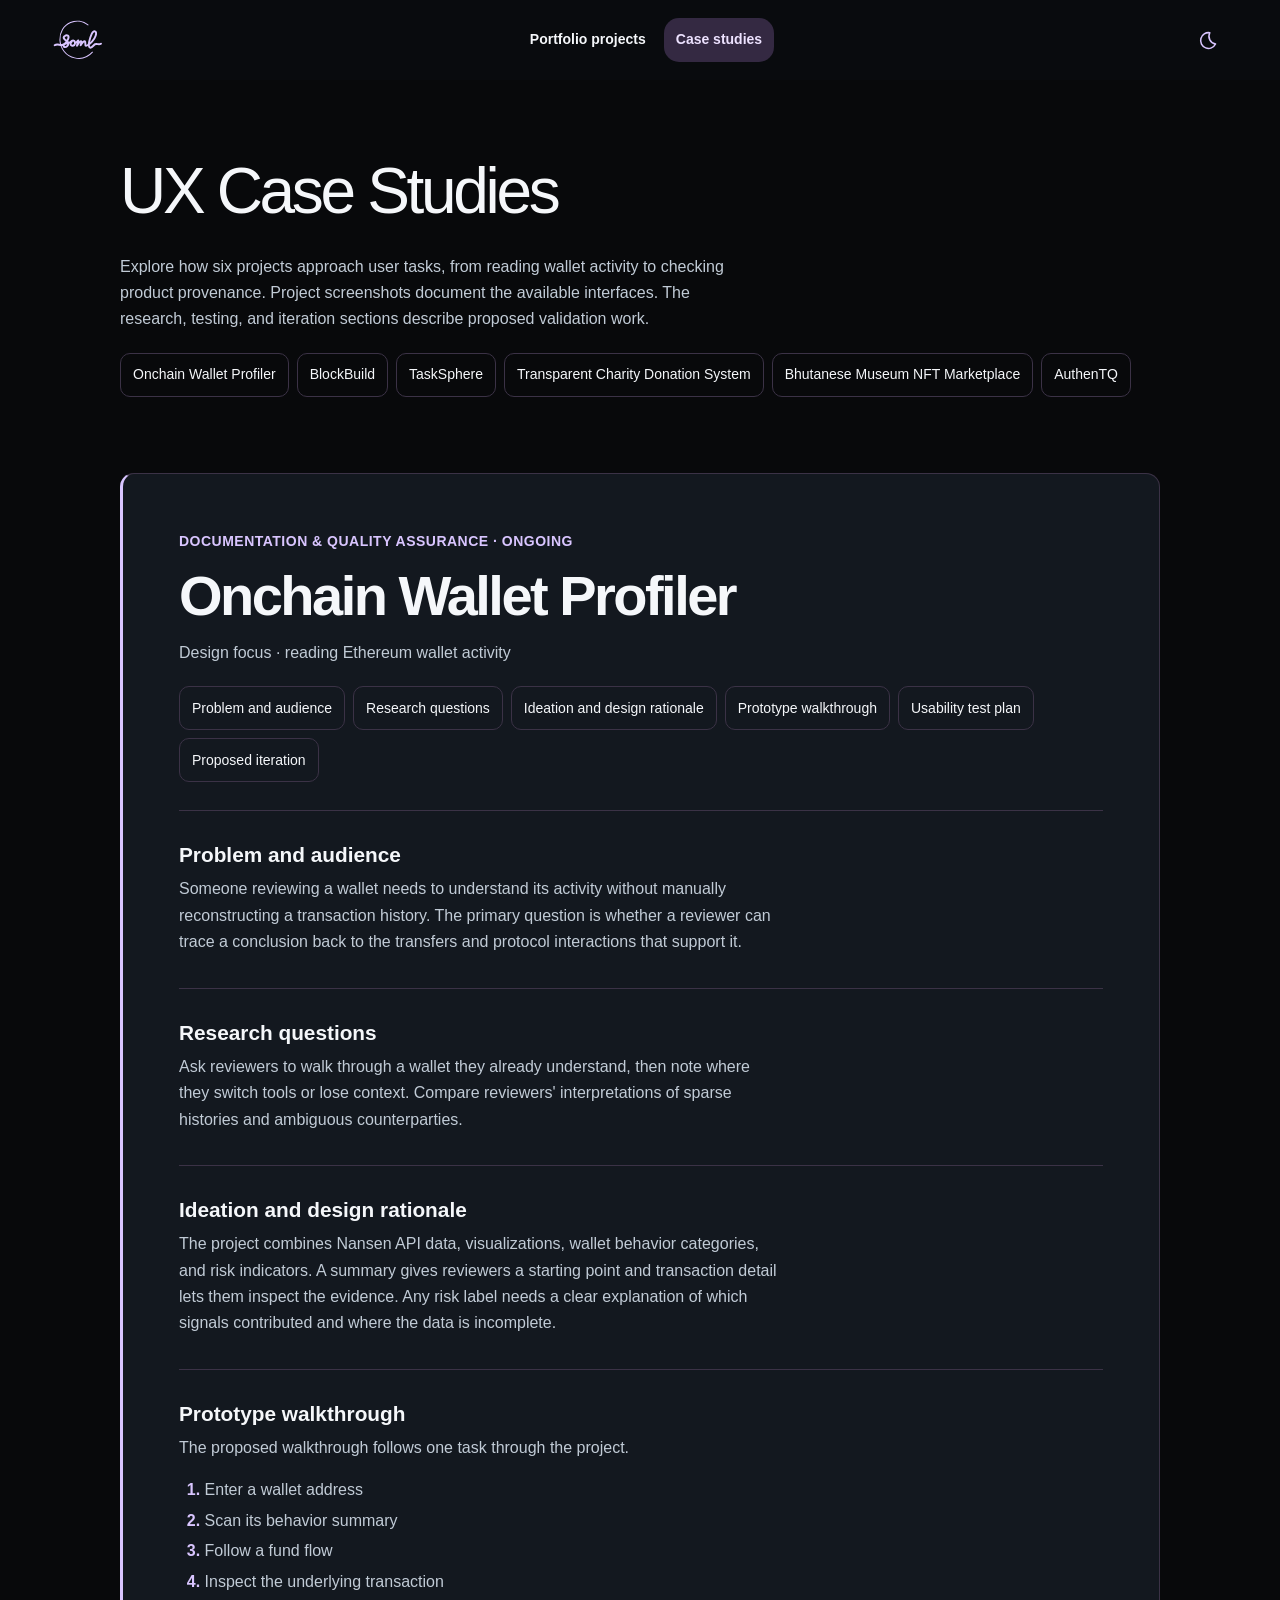
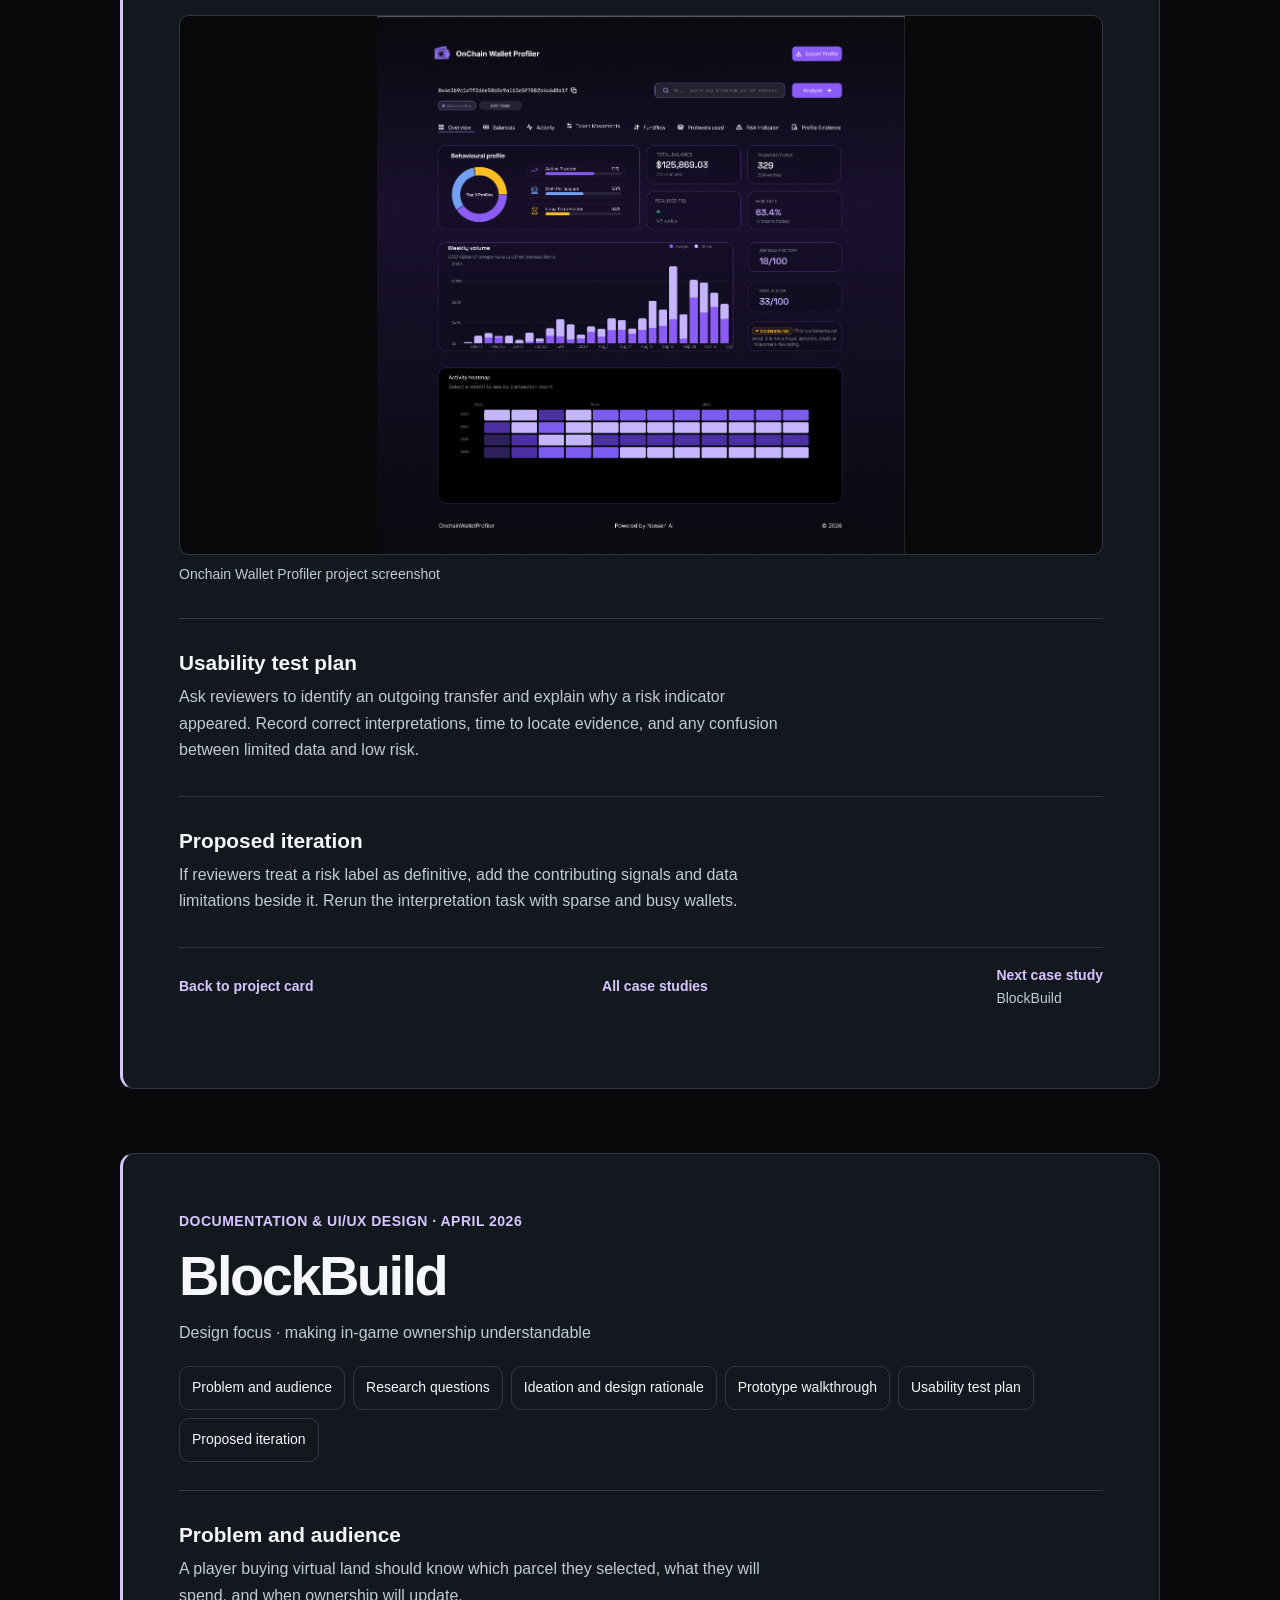
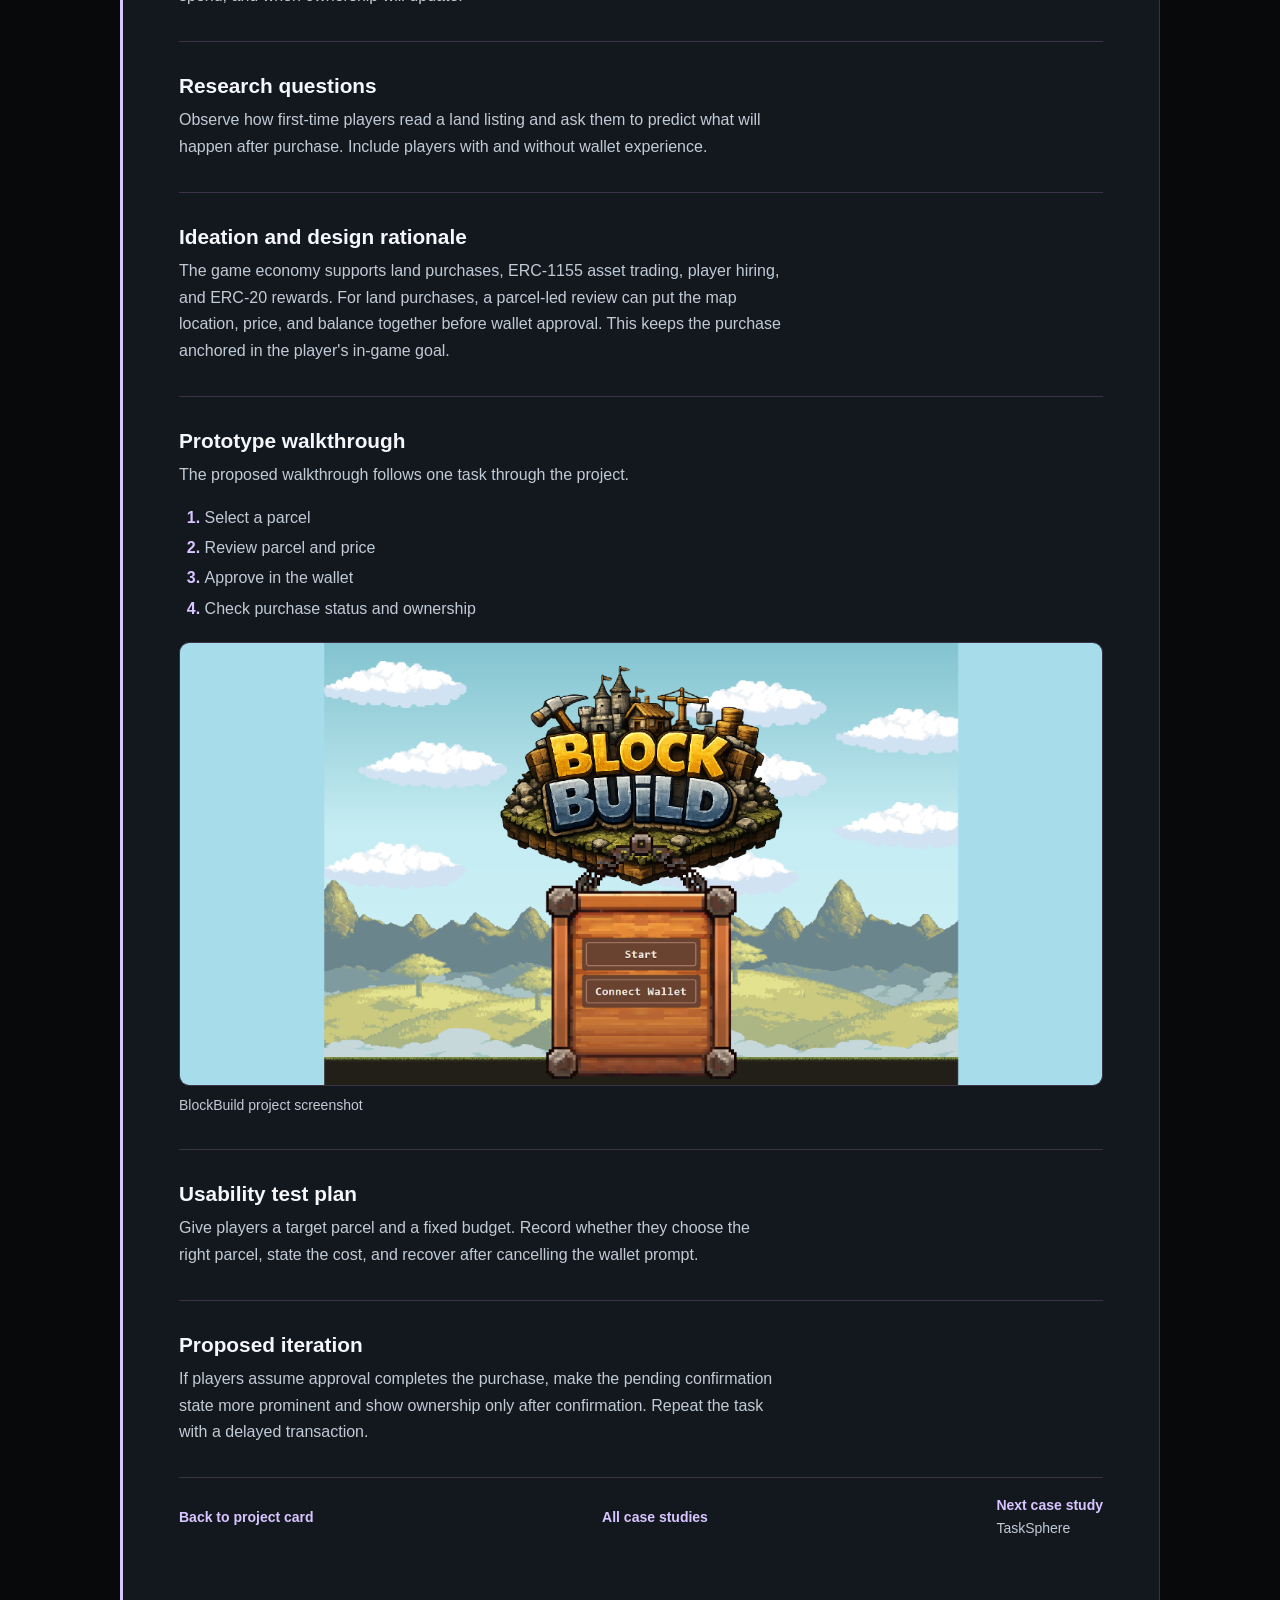
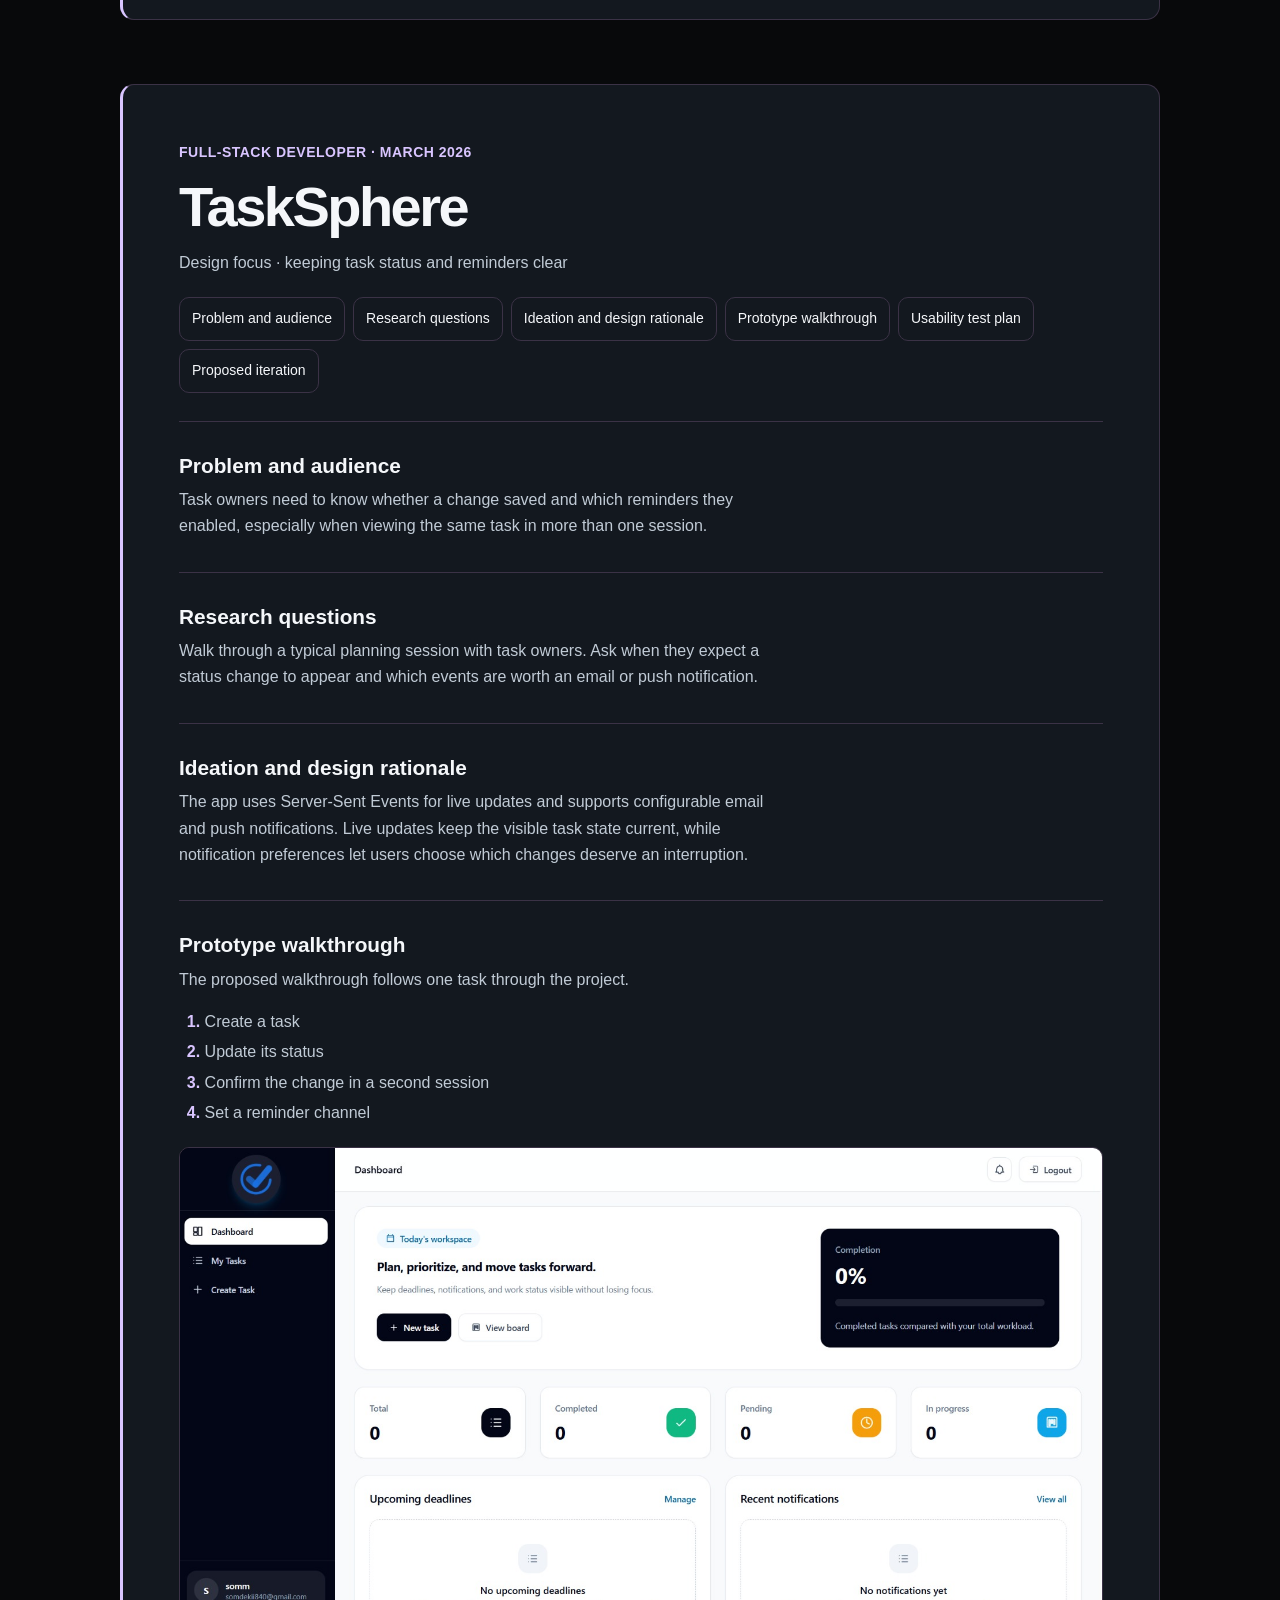
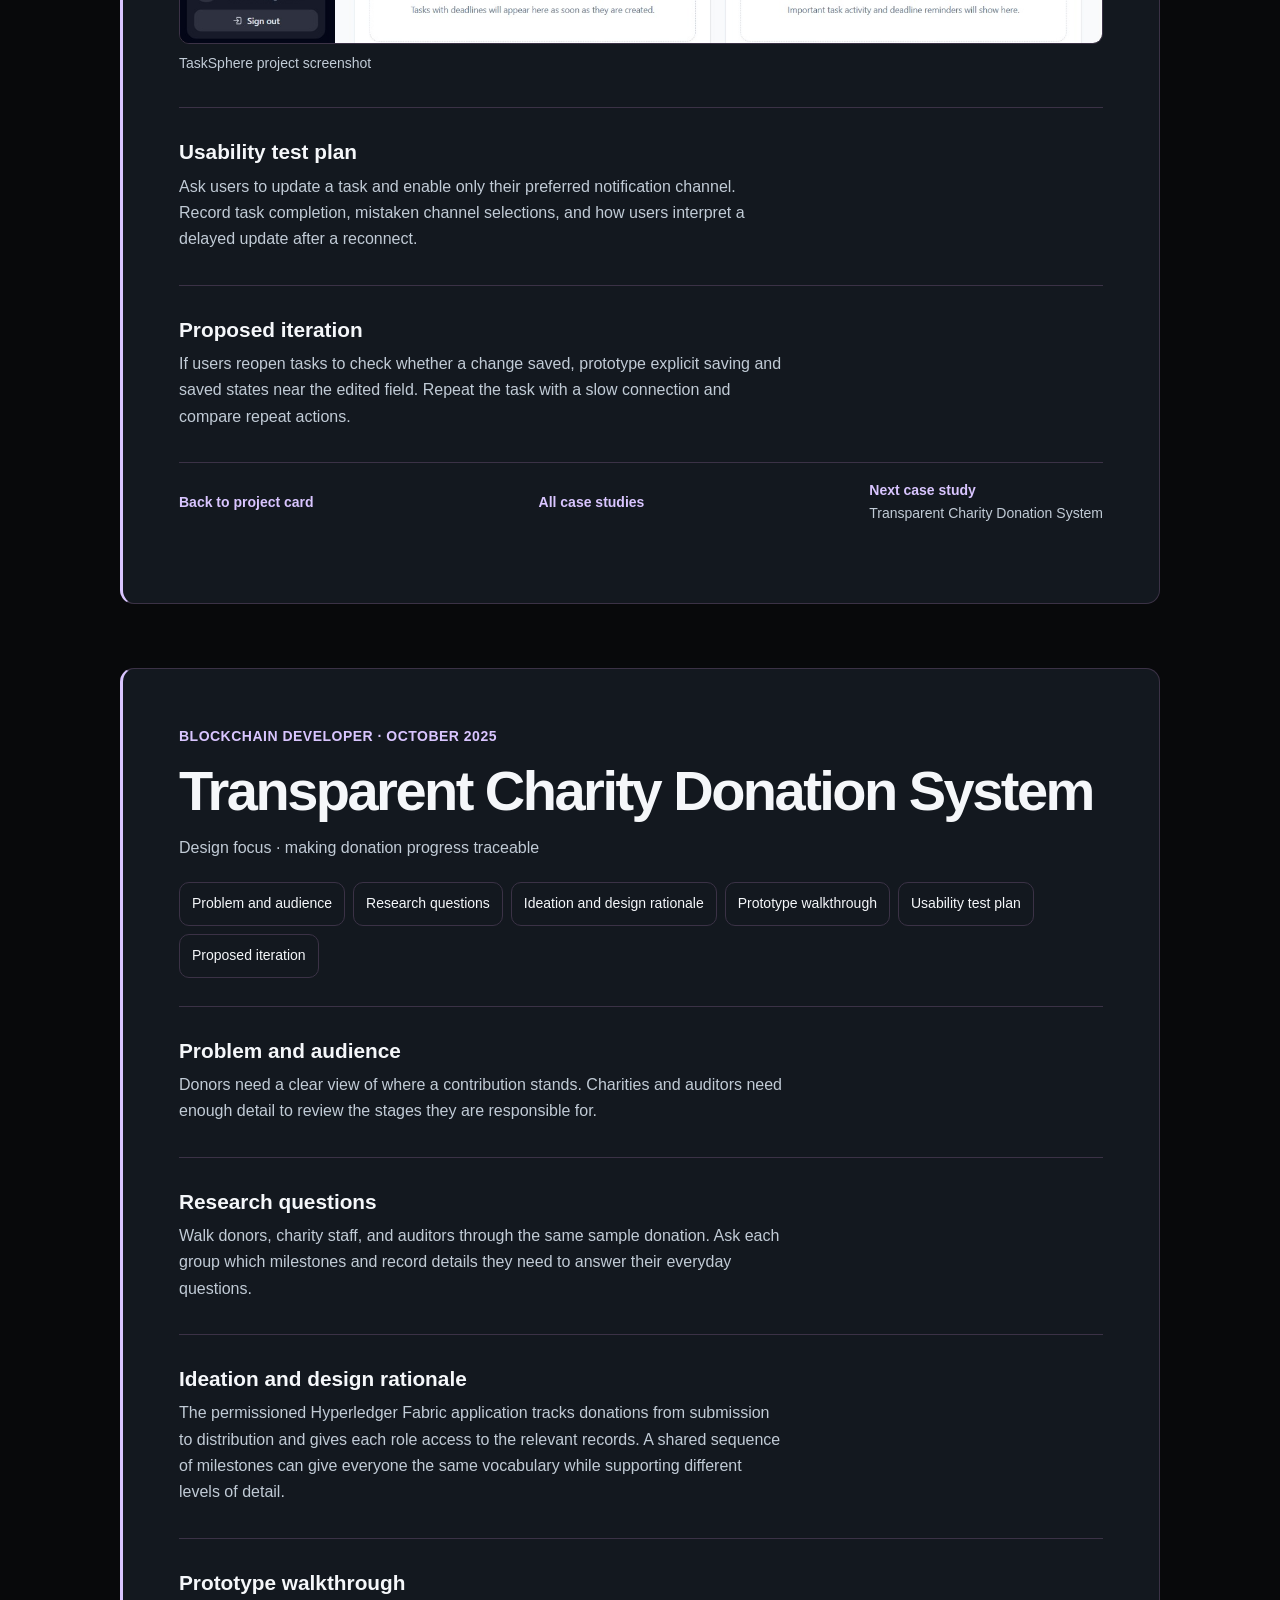
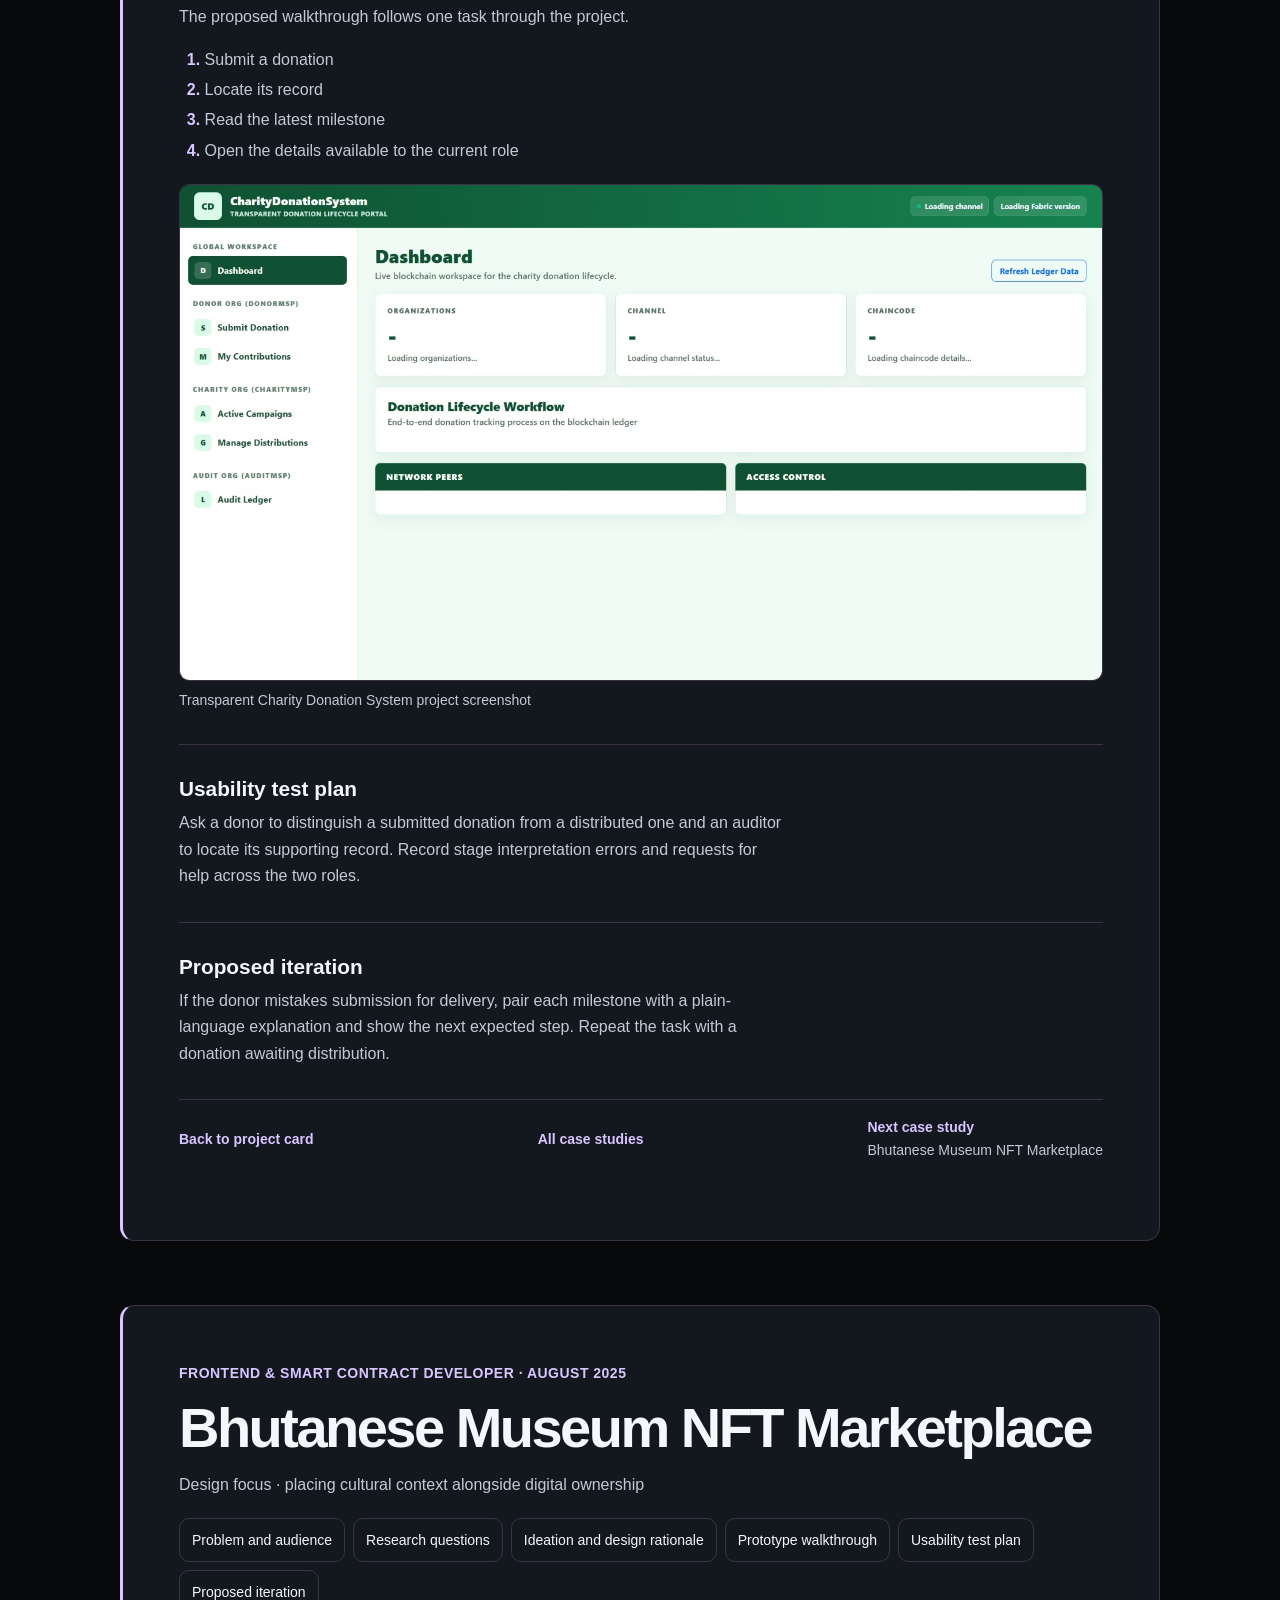
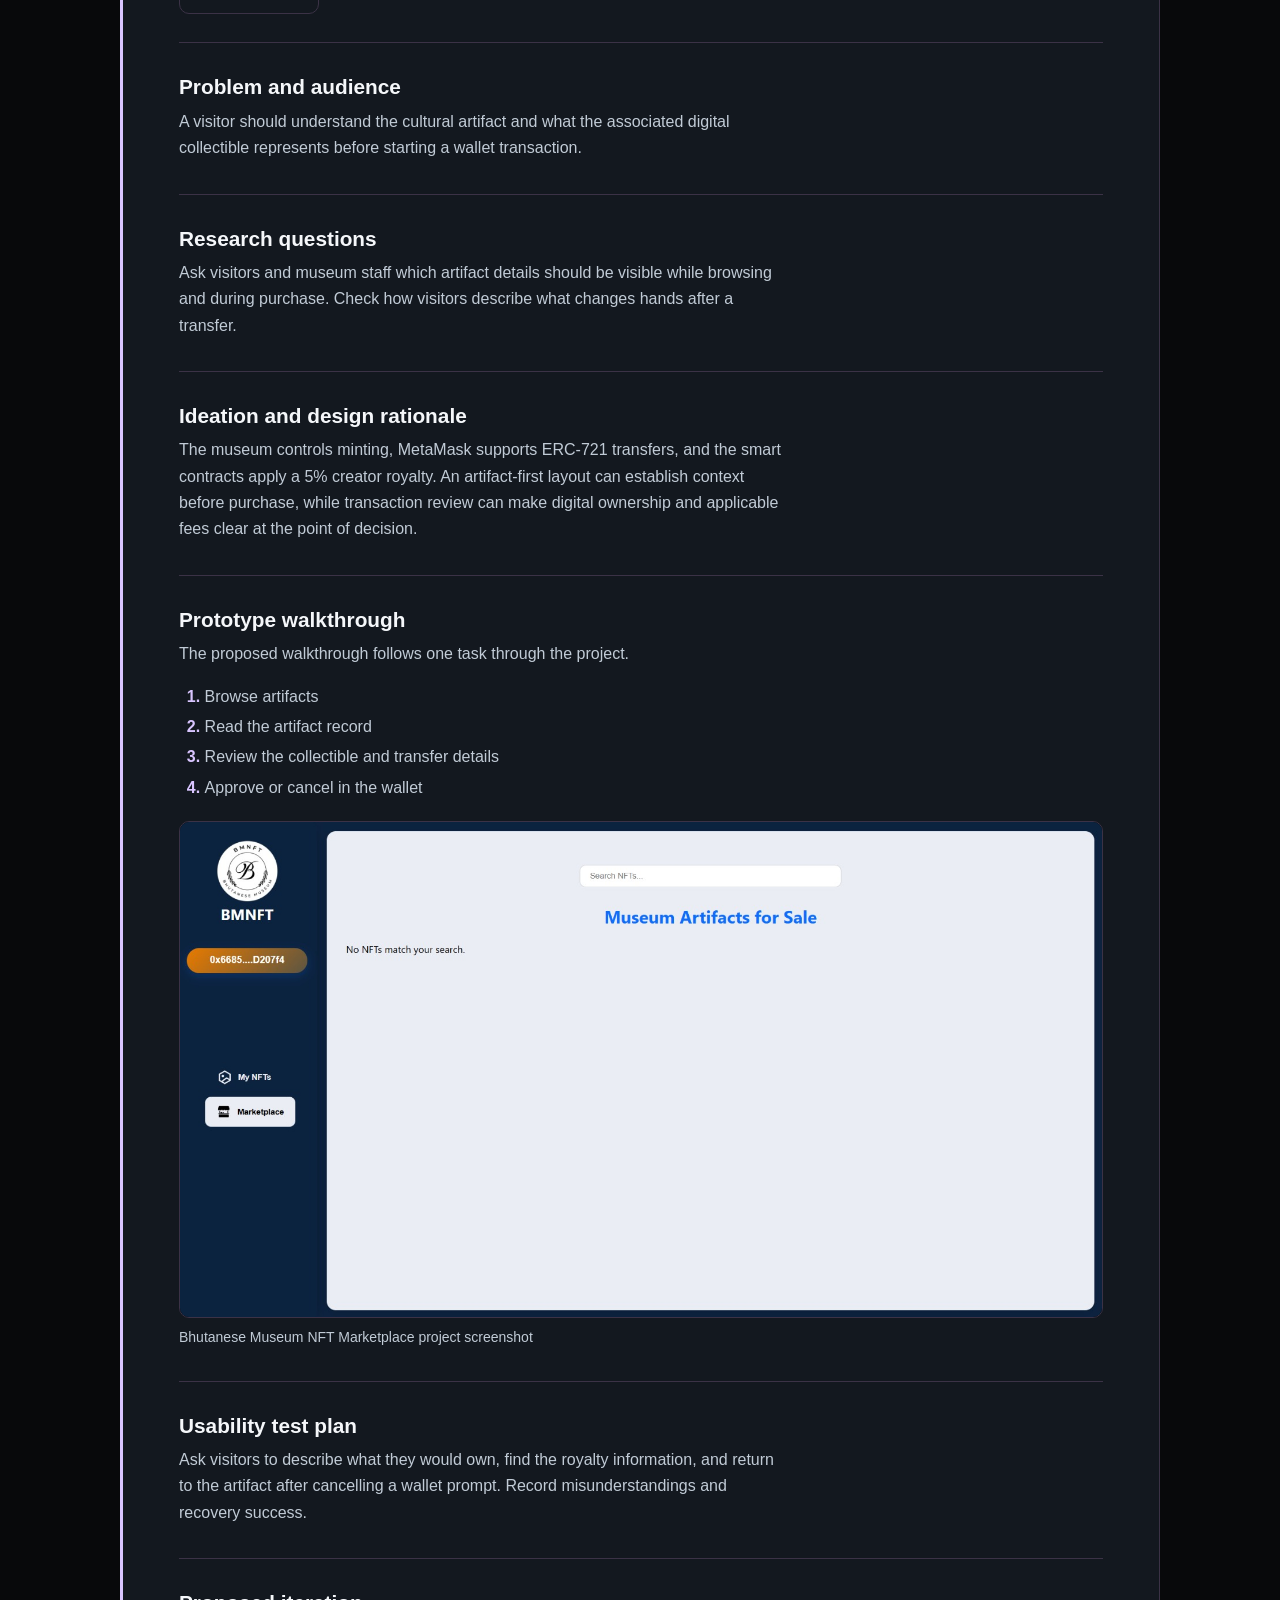
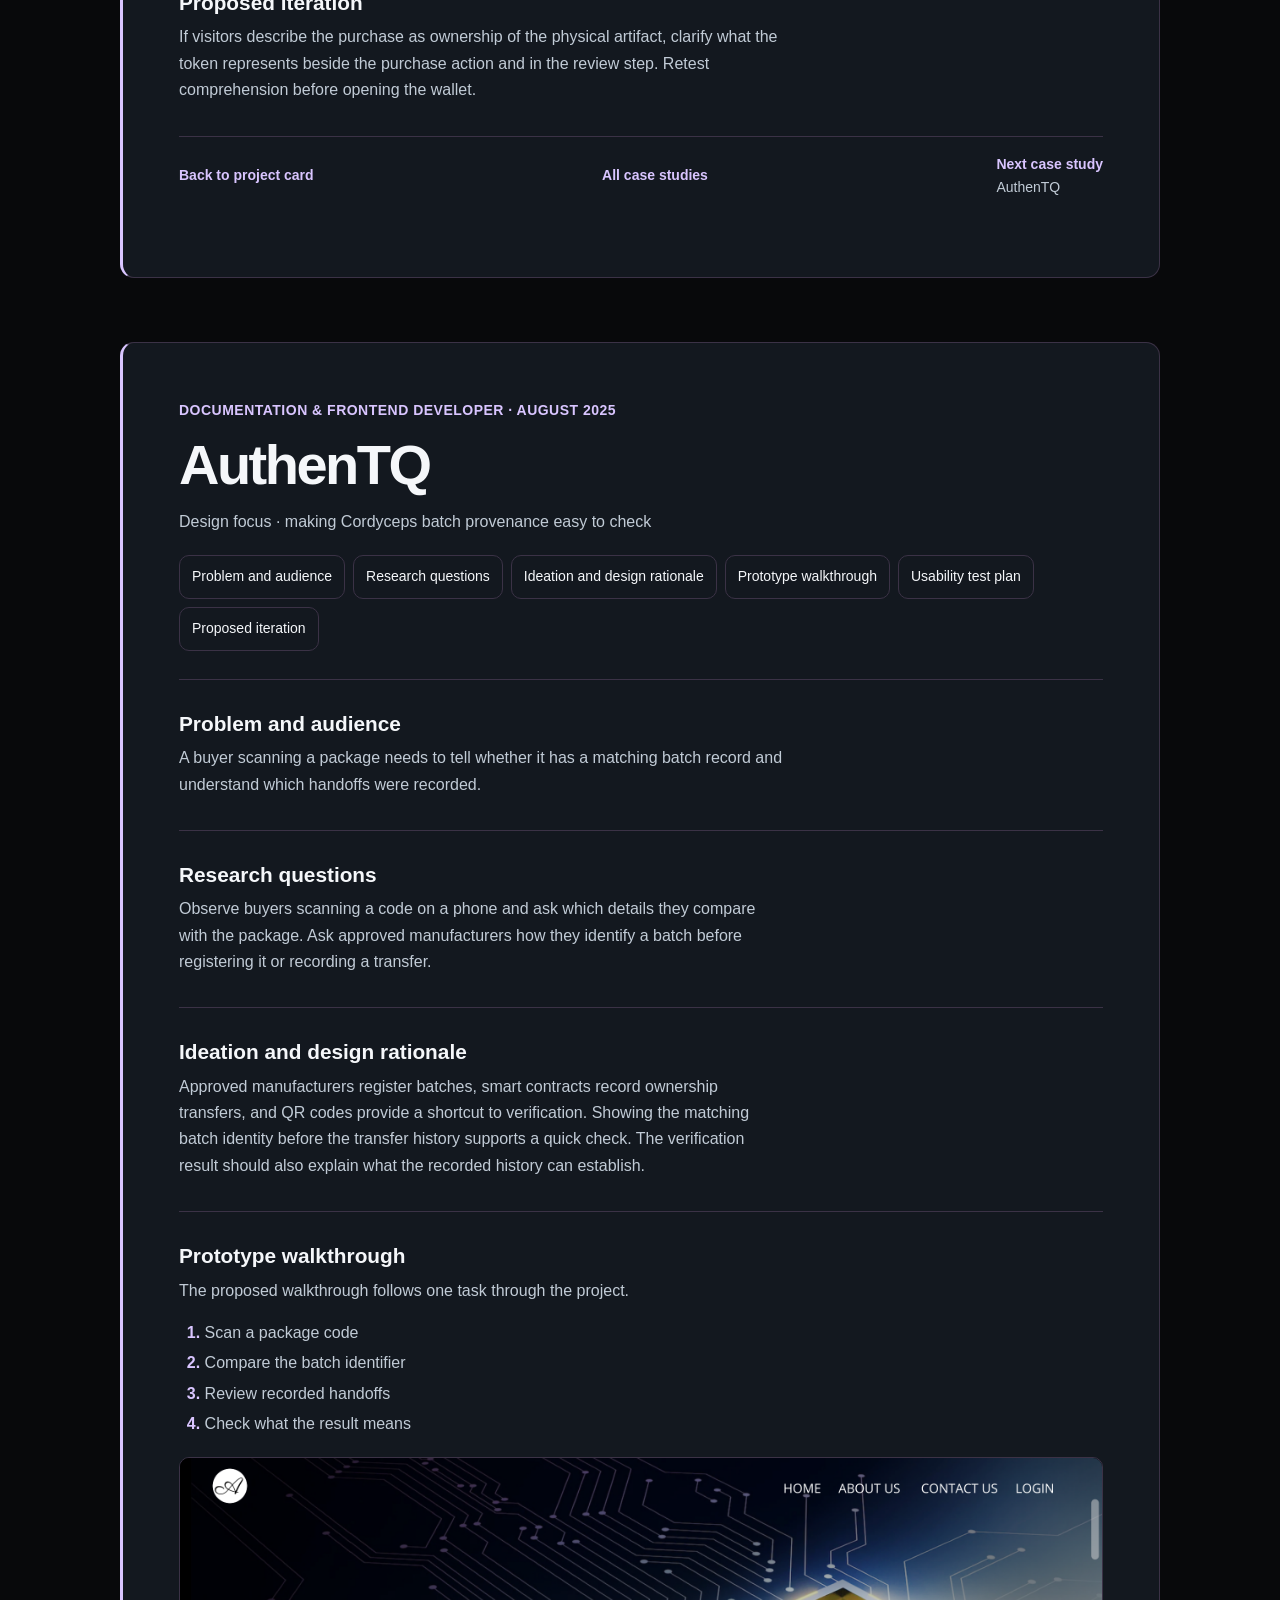
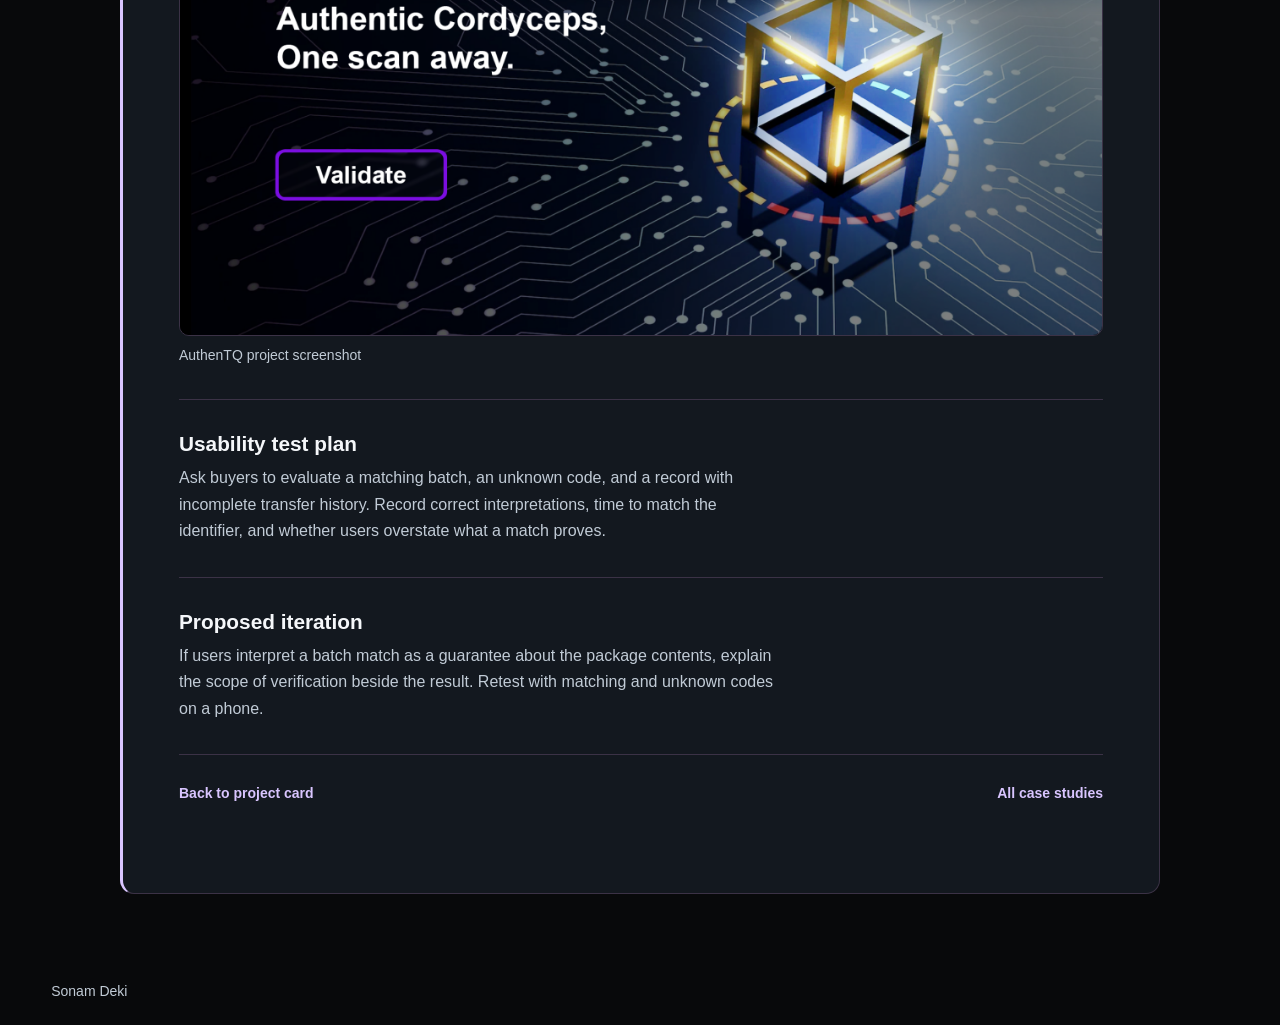
<file: case-studies.html>
<!doctype html>
<html lang="en">
<head>
<meta charset="utf-8">
<meta name="viewport" content="width=device-width,initial-scale=1">
<meta name="theme-color" content="#08090b">
<meta name="description" content="Six UX case studies from Sonam Deki's portfolio, with design rationale, project screenshots, and usability test plans.">
<title>UX Case Studies | Sonam Deki</title>
<script>
try {
  if (localStorage.getItem('portfolio-theme') === 'light') {
    document.documentElement.dataset.theme = 'light';
    document.querySelector('meta[name="theme-color"]').content = '#faf7ff';
  }
} catch {}
</script>
<link rel="stylesheet" href="styles.css">
<script src="app.js" defer></script>
</head>
<body>
<a class="skip" href="#main">Skip to content</a>
<header class="site-header">
  <div class="header-inner wrap">
    <a class="wordmark" href="index.html#home" aria-label="Sonam Deki home"><span class="brand-monogram" aria-hidden="true"></span></a>
    <button class="menu-toggle" type="button" aria-expanded="false" aria-controls="main-navigation">Menu <span aria-hidden="true">&#9776;</span></button>
    <nav id="main-navigation" aria-label="Main navigation">
      <a href="index.html#work">Portfolio projects</a>
      <a href="#case-index" aria-current="location">Case studies</a>
    </nav>
    <button class="theme-toggle" type="button" aria-label="Light mode" aria-pressed="false" title="Switch to light mode" hidden><svg class="theme-icon" width="21" height="21" viewBox="0 0 24 24" fill="none" stroke="currentColor" stroke-width="1.75" stroke-linecap="round" stroke-linejoin="round" aria-hidden="true" focusable="false"><path d="M20.9 13.35A9 9 0 0 1 10.65 3.1 9 9 0 1 0 20.9 13.35Z"/></svg></button>
  </div>
</header>
<main id="main" class="case-library wrap">
  <header id="case-index" class="case-intro">
    <h1 class="section-title">UX Case Studies</h1>
    <p>Explore how six projects approach user tasks, from reading wallet activity to checking product provenance. Project screenshots document the available interfaces. The research, testing, and iteration sections describe proposed validation work.</p>
    <nav aria-label="Choose a case study">
      <ul class="case-links">
        <li><a href="#wallet-profiler">Onchain Wallet Profiler</a></li>
        <li><a href="#blockbuild">BlockBuild</a></li>
        <li><a href="#tasksphere">TaskSphere</a></li>
        <li><a href="#charity-donation">Transparent Charity Donation System</a></li>
        <li><a href="#museum-marketplace">Bhutanese Museum NFT Marketplace</a></li>
        <li><a href="#authentq">AuthenTQ</a></li>
      </ul>
    </nav>
  </header>
  <article class="case-study" aria-labelledby="wallet-profiler">
    <header class="case-heading">
      <p class="project-role">Documentation &amp; Quality Assurance · Ongoing</p>
      <h2 id="wallet-profiler">Onchain Wallet Profiler</h2>
      <p>Design focus · reading Ethereum wallet activity</p>
    </header>
    <nav aria-label="Onchain Wallet Profiler sections">
      <ul class="case-links">
        <li><a href="#wallet-profiler-problem">Problem and audience</a></li>
        <li><a href="#wallet-profiler-research">Research questions</a></li>
        <li><a href="#wallet-profiler-rationale">Ideation and design rationale</a></li>
        <li><a href="#wallet-profiler-prototype">Prototype walkthrough</a></li>
        <li><a href="#wallet-profiler-testing">Usability test plan</a></li>
        <li><a href="#wallet-profiler-iteration">Proposed iteration</a></li>
      </ul>
    </nav>
    <div class="case-body">
      <section aria-labelledby="wallet-profiler-problem">
        <h3 id="wallet-profiler-problem">Problem and audience</h3>
        <p>Someone reviewing a wallet needs to understand its activity without manually reconstructing a transaction history. The primary question is whether a reviewer can trace a conclusion back to the transfers and protocol interactions that support it.</p>
      </section>
      <section aria-labelledby="wallet-profiler-research">
        <h3 id="wallet-profiler-research">Research questions</h3>
        <p>Ask reviewers to walk through a wallet they already understand, then note where they switch tools or lose context. Compare reviewers' interpretations of sparse histories and ambiguous counterparties.</p>
      </section>
      <section aria-labelledby="wallet-profiler-rationale">
        <h3 id="wallet-profiler-rationale">Ideation and design rationale</h3>
        <p>The project combines Nansen API data, visualizations, wallet behavior categories, and risk indicators. A summary gives reviewers a starting point and transaction detail lets them inspect the evidence. Any risk label needs a clear explanation of which signals contributed and where the data is incomplete.</p>
      </section>
      <section aria-labelledby="wallet-profiler-prototype">
        <h3 id="wallet-profiler-prototype">Prototype walkthrough</h3>
        <p>The proposed walkthrough follows one task through the project.</p>
        <ol class="case-flow">
          <li>Enter a wallet address</li>
          <li>Scan its behavior summary</li>
          <li>Follow a fund flow</li>
          <li>Inspect the underlying transaction</li>
        </ol>
        <figure class="case-figure">
          <img src="assets/OnchainWalletProfiler.png" width="1095" height="1117" alt="Onchain Wallet Profiler project interface" loading="lazy">
          <figcaption>Onchain Wallet Profiler project screenshot</figcaption>
        </figure>
      </section>
      <section aria-labelledby="wallet-profiler-testing">
        <h3 id="wallet-profiler-testing">Usability test plan</h3>
        <p>Ask reviewers to identify an outgoing transfer and explain why a risk indicator appeared. Record correct interpretations, time to locate evidence, and any confusion between limited data and low risk.</p>
      </section>
      <section aria-labelledby="wallet-profiler-iteration">
        <h3 id="wallet-profiler-iteration">Proposed iteration</h3>
        <p>If reviewers treat a risk label as definitive, add the contributing signals and data limitations beside it. Rerun the interpretation task with sparse and busy wallets.</p>
      </section>
    </div>
    <footer class="case-footer">
      <a href="index.html#project-title-0">Back to project card</a>
      <a href="#case-index">All case studies</a>
      <a href="#blockbuild">Next case study<span class="case-next-title">BlockBuild</span></a>
    </footer>
  </article>
  <article class="case-study" aria-labelledby="blockbuild">
    <header class="case-heading">
      <p class="project-role">Documentation &amp; UI/UX Design · April 2026</p>
      <h2 id="blockbuild">BlockBuild</h2>
      <p>Design focus · making in-game ownership understandable</p>
    </header>
    <nav aria-label="BlockBuild sections">
      <ul class="case-links">
        <li><a href="#blockbuild-problem">Problem and audience</a></li>
        <li><a href="#blockbuild-research">Research questions</a></li>
        <li><a href="#blockbuild-rationale">Ideation and design rationale</a></li>
        <li><a href="#blockbuild-prototype">Prototype walkthrough</a></li>
        <li><a href="#blockbuild-testing">Usability test plan</a></li>
        <li><a href="#blockbuild-iteration">Proposed iteration</a></li>
      </ul>
    </nav>
    <div class="case-body">
      <section aria-labelledby="blockbuild-problem">
        <h3 id="blockbuild-problem">Problem and audience</h3>
        <p>A player buying virtual land should know which parcel they selected, what they will spend, and when ownership will update.</p>
      </section>
      <section aria-labelledby="blockbuild-research">
        <h3 id="blockbuild-research">Research questions</h3>
        <p>Observe how first-time players read a land listing and ask them to predict what will happen after purchase. Include players with and without wallet experience.</p>
      </section>
      <section aria-labelledby="blockbuild-rationale">
        <h3 id="blockbuild-rationale">Ideation and design rationale</h3>
        <p>The game economy supports land purchases, ERC-1155 asset trading, player hiring, and ERC-20 rewards. For land purchases, a parcel-led review can put the map location, price, and balance together before wallet approval. This keeps the purchase anchored in the player's in-game goal.</p>
      </section>
      <section aria-labelledby="blockbuild-prototype">
        <h3 id="blockbuild-prototype">Prototype walkthrough</h3>
        <p>The proposed walkthrough follows one task through the project.</p>
        <ol class="case-flow">
          <li>Select a parcel</li>
          <li>Review parcel and price</li>
          <li>Approve in the wallet</li>
          <li>Check purchase status and ownership</li>
        </ol>
        <figure class="case-figure">
          <img src="assets/BlockBuild.png" width="2556" height="1224" alt="BlockBuild project interface" loading="lazy">
          <figcaption>BlockBuild project screenshot</figcaption>
        </figure>
      </section>
      <section aria-labelledby="blockbuild-testing">
        <h3 id="blockbuild-testing">Usability test plan</h3>
        <p>Give players a target parcel and a fixed budget. Record whether they choose the right parcel, state the cost, and recover after cancelling the wallet prompt.</p>
      </section>
      <section aria-labelledby="blockbuild-iteration">
        <h3 id="blockbuild-iteration">Proposed iteration</h3>
        <p>If players assume approval completes the purchase, make the pending confirmation state more prominent and show ownership only after confirmation. Repeat the task with a delayed transaction.</p>
      </section>
    </div>
    <footer class="case-footer">
      <a href="index.html#project-title-1">Back to project card</a>
      <a href="#case-index">All case studies</a>
      <a href="#tasksphere">Next case study<span class="case-next-title">TaskSphere</span></a>
    </footer>
  </article>
  <article class="case-study" aria-labelledby="tasksphere">
    <header class="case-heading">
      <p class="project-role">Full-Stack Developer · March 2026</p>
      <h2 id="tasksphere">TaskSphere</h2>
      <p>Design focus · keeping task status and reminders clear</p>
    </header>
    <nav aria-label="TaskSphere sections">
      <ul class="case-links">
        <li><a href="#tasksphere-problem">Problem and audience</a></li>
        <li><a href="#tasksphere-research">Research questions</a></li>
        <li><a href="#tasksphere-rationale">Ideation and design rationale</a></li>
        <li><a href="#tasksphere-prototype">Prototype walkthrough</a></li>
        <li><a href="#tasksphere-testing">Usability test plan</a></li>
        <li><a href="#tasksphere-iteration">Proposed iteration</a></li>
      </ul>
    </nav>
    <div class="case-body">
      <section aria-labelledby="tasksphere-problem">
        <h3 id="tasksphere-problem">Problem and audience</h3>
        <p>Task owners need to know whether a change saved and which reminders they enabled, especially when viewing the same task in more than one session.</p>
      </section>
      <section aria-labelledby="tasksphere-research">
        <h3 id="tasksphere-research">Research questions</h3>
        <p>Walk through a typical planning session with task owners. Ask when they expect a status change to appear and which events are worth an email or push notification.</p>
      </section>
      <section aria-labelledby="tasksphere-rationale">
        <h3 id="tasksphere-rationale">Ideation and design rationale</h3>
        <p>The app uses Server-Sent Events for live updates and supports configurable email and push notifications. Live updates keep the visible task state current, while notification preferences let users choose which changes deserve an interruption.</p>
      </section>
      <section aria-labelledby="tasksphere-prototype">
        <h3 id="tasksphere-prototype">Prototype walkthrough</h3>
        <p>The proposed walkthrough follows one task through the project.</p>
        <ol class="case-flow">
          <li>Create a task</li>
          <li>Update its status</li>
          <li>Confirm the change in a second session</li>
          <li>Set a reminder channel</li>
        </ol>
        <figure class="case-figure">
          <img src="assets/Tasksphere.jpeg" width="1600" height="860" alt="TaskSphere project interface" loading="lazy">
          <figcaption>TaskSphere project screenshot</figcaption>
        </figure>
      </section>
      <section aria-labelledby="tasksphere-testing">
        <h3 id="tasksphere-testing">Usability test plan</h3>
        <p>Ask users to update a task and enable only their preferred notification channel. Record task completion, mistaken channel selections, and how users interpret a delayed update after a reconnect.</p>
      </section>
      <section aria-labelledby="tasksphere-iteration">
        <h3 id="tasksphere-iteration">Proposed iteration</h3>
        <p>If users reopen tasks to check whether a change saved, prototype explicit saving and saved states near the edited field. Repeat the task with a slow connection and compare repeat actions.</p>
      </section>
    </div>
    <footer class="case-footer">
      <a href="index.html#project-title-2">Back to project card</a>
      <a href="#case-index">All case studies</a>
      <a href="#charity-donation">Next case study<span class="case-next-title">Transparent Charity Donation System</span></a>
    </footer>
  </article>
  <article class="case-study" aria-labelledby="charity-donation">
    <header class="case-heading">
      <p class="project-role">Blockchain Developer · October 2025</p>
      <h2 id="charity-donation">Transparent Charity Donation System</h2>
      <p>Design focus · making donation progress traceable</p>
    </header>
    <nav aria-label="Transparent Charity Donation System sections">
      <ul class="case-links">
        <li><a href="#charity-donation-problem">Problem and audience</a></li>
        <li><a href="#charity-donation-research">Research questions</a></li>
        <li><a href="#charity-donation-rationale">Ideation and design rationale</a></li>
        <li><a href="#charity-donation-prototype">Prototype walkthrough</a></li>
        <li><a href="#charity-donation-testing">Usability test plan</a></li>
        <li><a href="#charity-donation-iteration">Proposed iteration</a></li>
      </ul>
    </nav>
    <div class="case-body">
      <section aria-labelledby="charity-donation-problem">
        <h3 id="charity-donation-problem">Problem and audience</h3>
        <p>Donors need a clear view of where a contribution stands. Charities and auditors need enough detail to review the stages they are responsible for.</p>
      </section>
      <section aria-labelledby="charity-donation-research">
        <h3 id="charity-donation-research">Research questions</h3>
        <p>Walk donors, charity staff, and auditors through the same sample donation. Ask each group which milestones and record details they need to answer their everyday questions.</p>
      </section>
      <section aria-labelledby="charity-donation-rationale">
        <h3 id="charity-donation-rationale">Ideation and design rationale</h3>
        <p>The permissioned Hyperledger Fabric application tracks donations from submission to distribution and gives each role access to the relevant records. A shared sequence of milestones can give everyone the same vocabulary while supporting different levels of detail.</p>
      </section>
      <section aria-labelledby="charity-donation-prototype">
        <h3 id="charity-donation-prototype">Prototype walkthrough</h3>
        <p>The proposed walkthrough follows one task through the project.</p>
        <ol class="case-flow">
          <li>Submit a donation</li>
          <li>Locate its record</li>
          <li>Read the latest milestone</li>
          <li>Open the details available to the current role</li>
        </ol>
        <figure class="case-figure">
          <img src="assets/charitydonationsystem.jpeg" width="1600" height="859" alt="Transparent Charity Donation System project interface" loading="lazy">
          <figcaption>Transparent Charity Donation System project screenshot</figcaption>
        </figure>
      </section>
      <section aria-labelledby="charity-donation-testing">
        <h3 id="charity-donation-testing">Usability test plan</h3>
        <p>Ask a donor to distinguish a submitted donation from a distributed one and an auditor to locate its supporting record. Record stage interpretation errors and requests for help across the two roles.</p>
      </section>
      <section aria-labelledby="charity-donation-iteration">
        <h3 id="charity-donation-iteration">Proposed iteration</h3>
        <p>If the donor mistakes submission for delivery, pair each milestone with a plain-language explanation and show the next expected step. Repeat the task with a donation awaiting distribution.</p>
      </section>
    </div>
    <footer class="case-footer">
      <a href="index.html#project-title-3">Back to project card</a>
      <a href="#case-index">All case studies</a>
      <a href="#museum-marketplace">Next case study<span class="case-next-title">Bhutanese Museum NFT Marketplace</span></a>
    </footer>
  </article>
  <article class="case-study" aria-labelledby="museum-marketplace">
    <header class="case-heading">
      <p class="project-role">Frontend &amp; Smart Contract Developer · August 2025</p>
      <h2 id="museum-marketplace">Bhutanese Museum NFT Marketplace</h2>
      <p>Design focus · placing cultural context alongside digital ownership</p>
    </header>
    <nav aria-label="Bhutanese Museum NFT Marketplace sections">
      <ul class="case-links">
        <li><a href="#museum-marketplace-problem">Problem and audience</a></li>
        <li><a href="#museum-marketplace-research">Research questions</a></li>
        <li><a href="#museum-marketplace-rationale">Ideation and design rationale</a></li>
        <li><a href="#museum-marketplace-prototype">Prototype walkthrough</a></li>
        <li><a href="#museum-marketplace-testing">Usability test plan</a></li>
        <li><a href="#museum-marketplace-iteration">Proposed iteration</a></li>
      </ul>
    </nav>
    <div class="case-body">
      <section aria-labelledby="museum-marketplace-problem">
        <h3 id="museum-marketplace-problem">Problem and audience</h3>
        <p>A visitor should understand the cultural artifact and what the associated digital collectible represents before starting a wallet transaction.</p>
      </section>
      <section aria-labelledby="museum-marketplace-research">
        <h3 id="museum-marketplace-research">Research questions</h3>
        <p>Ask visitors and museum staff which artifact details should be visible while browsing and during purchase. Check how visitors describe what changes hands after a transfer.</p>
      </section>
      <section aria-labelledby="museum-marketplace-rationale">
        <h3 id="museum-marketplace-rationale">Ideation and design rationale</h3>
        <p>The museum controls minting, MetaMask supports ERC-721 transfers, and the smart contracts apply a 5% creator royalty. An artifact-first layout can establish context before purchase, while transaction review can make digital ownership and applicable fees clear at the point of decision.</p>
      </section>
      <section aria-labelledby="museum-marketplace-prototype">
        <h3 id="museum-marketplace-prototype">Prototype walkthrough</h3>
        <p>The proposed walkthrough follows one task through the project.</p>
        <ol class="case-flow">
          <li>Browse artifacts</li>
          <li>Read the artifact record</li>
          <li>Review the collectible and transfer details</li>
          <li>Approve or cancel in the wallet</li>
        </ol>
        <figure class="case-figure">
          <img src="assets/MuseumArtifacts.jpeg" width="1600" height="858" alt="Bhutanese Museum NFT Marketplace project interface" loading="lazy">
          <figcaption>Bhutanese Museum NFT Marketplace project screenshot</figcaption>
        </figure>
      </section>
      <section aria-labelledby="museum-marketplace-testing">
        <h3 id="museum-marketplace-testing">Usability test plan</h3>
        <p>Ask visitors to describe what they would own, find the royalty information, and return to the artifact after cancelling a wallet prompt. Record misunderstandings and recovery success.</p>
      </section>
      <section aria-labelledby="museum-marketplace-iteration">
        <h3 id="museum-marketplace-iteration">Proposed iteration</h3>
        <p>If visitors describe the purchase as ownership of the physical artifact, clarify what the token represents beside the purchase action and in the review step. Retest comprehension before opening the wallet.</p>
      </section>
    </div>
    <footer class="case-footer">
      <a href="index.html#project-title-4">Back to project card</a>
      <a href="#case-index">All case studies</a>
      <a href="#authentq">Next case study<span class="case-next-title">AuthenTQ</span></a>
    </footer>
  </article>
  <article class="case-study" aria-labelledby="authentq">
    <header class="case-heading">
      <p class="project-role">Documentation &amp; Frontend Developer · August 2025</p>
      <h2 id="authentq">AuthenTQ</h2>
      <p>Design focus · making Cordyceps batch provenance easy to check</p>
    </header>
    <nav aria-label="AuthenTQ sections">
      <ul class="case-links">
        <li><a href="#authentq-problem">Problem and audience</a></li>
        <li><a href="#authentq-research">Research questions</a></li>
        <li><a href="#authentq-rationale">Ideation and design rationale</a></li>
        <li><a href="#authentq-prototype">Prototype walkthrough</a></li>
        <li><a href="#authentq-testing">Usability test plan</a></li>
        <li><a href="#authentq-iteration">Proposed iteration</a></li>
      </ul>
    </nav>
    <div class="case-body">
      <section aria-labelledby="authentq-problem">
        <h3 id="authentq-problem">Problem and audience</h3>
        <p>A buyer scanning a package needs to tell whether it has a matching batch record and understand which handoffs were recorded.</p>
      </section>
      <section aria-labelledby="authentq-research">
        <h3 id="authentq-research">Research questions</h3>
        <p>Observe buyers scanning a code on a phone and ask which details they compare with the package. Ask approved manufacturers how they identify a batch before registering it or recording a transfer.</p>
      </section>
      <section aria-labelledby="authentq-rationale">
        <h3 id="authentq-rationale">Ideation and design rationale</h3>
        <p>Approved manufacturers register batches, smart contracts record ownership transfers, and QR codes provide a shortcut to verification. Showing the matching batch identity before the transfer history supports a quick check. The verification result should also explain what the recorded history can establish.</p>
      </section>
      <section aria-labelledby="authentq-prototype">
        <h3 id="authentq-prototype">Prototype walkthrough</h3>
        <p>The proposed walkthrough follows one task through the project.</p>
        <ol class="case-flow">
          <li>Scan a package code</li>
          <li>Compare the batch identifier</li>
          <li>Review recorded handoffs</li>
          <li>Check what the result means</li>
        </ol>
        <figure class="case-figure">
          <img src="assets/AuthenTQ.png" width="2182" height="1128" alt="AuthenTQ project interface" loading="lazy">
          <figcaption>AuthenTQ project screenshot</figcaption>
        </figure>
      </section>
      <section aria-labelledby="authentq-testing">
        <h3 id="authentq-testing">Usability test plan</h3>
        <p>Ask buyers to evaluate a matching batch, an unknown code, and a record with incomplete transfer history. Record correct interpretations, time to match the identifier, and whether users overstate what a match proves.</p>
      </section>
      <section aria-labelledby="authentq-iteration">
        <h3 id="authentq-iteration">Proposed iteration</h3>
        <p>If users interpret a batch match as a guarantee about the package contents, explain the scope of verification beside the result. Retest with matching and unknown codes on a phone.</p>
      </section>
    </div>
    <footer class="case-footer">
      <a href="index.html#project-title-5">Back to project card</a>
      <a href="#case-index">All case studies</a>
    </footer>
  </article>
</main>
<footer class="wrap"><p>Sonam Deki</p></footer>
</body>
</html>
</file>
<file: styles.css>
:root {
  color-scheme: dark;
  --bg: #08090b;
  --panel: #13181f;
  --line: #3b3246;
  --ink: #f5f7fa;
  --muted: #c1cbd6;
  --accent: #d9c5ff;
  --button-radius: 15px;
  --font-sans: Arial, "Helvetica Neue", Helvetica, sans-serif;
}
* { box-sizing: border-box; }
html { scroll-padding-top: var(--navigation-offset, 88px); }
body { margin: 0; background: var(--bg); color: var(--ink); font: 1rem/1.65 var(--font-sans); }
h1, h2, h3, h4, p, figure, dl { margin: 0; }
h1, h2, h3, h4 { font-family: var(--font-sans); line-height: 1.12; }
h3, h4 { font-size: 1.3rem; }
p, dd { color: var(--muted); }
a { color: inherit; text-decoration: none; }
button, input, textarea { font: inherit; }
button { cursor: pointer; }
:focus-visible { outline: 2px solid var(--accent); outline-offset: 4px; }
.wrap, .section-inner { width: min(1180px, 92%); margin-inline: auto; }
.skip { position: fixed; z-index: 10; top: 8px; left: 8px; padding: 10px; background: var(--accent); color: #140e1c; transform: translateY(-150%); }
.skip:focus { transform: translateY(0); }
.site-header { position: sticky; top: 0; z-index: 5; background: #0a0c0ff2; backdrop-filter: blur(14px); }
.header-inner { display: flex; min-height: 80px; align-items: center; justify-content: space-between; gap: 18px; }
.wordmark { display: inline-grid; place-items: center; flex: 0 0 52px; height: 52px; color: var(--accent); }
.brand-monogram { width: 52px; height: 52px; background: currentColor; mask: url("assets/sd-monogram-black.svg") center / contain no-repeat; }
.wordmark:hover { color: #a78bfa; }
#main-navigation { display: flex; align-items: center; gap: 6px; }
#main-navigation a { padding: 10px 12px; border-radius: var(--button-radius); color: var(--ink); font-size: .875rem; font-weight: 600; }
#main-navigation a:hover { background: #252030; }
#main-navigation a[aria-current] { background: #342942; color: #ede2ff; }
.menu-toggle { display: none; }
.header-actions { display: flex; align-items: center; gap: 6px; }
a[download] { display: inline-flex; align-items: center; gap: 7px; }
.download-icon { flex: 0 0 auto; }
.nav-resume { border-radius: var(--button-radius); background: var(--accent); color: #140e1c; padding: 10px 18px; font-size: 11px; white-space: nowrap; }
.button { border: 1px solid var(--line); background: var(--panel); color: var(--ink); padding: 9px 16px; border-radius: var(--button-radius); font-weight: 700; font-size: .875rem; white-space: nowrap; }
.primary, .btn-primary { background: var(--accent); color: #140e1c; border-color: var(--accent); }
.button:hover, .nav-resume:hover, .btn-primary:hover { box-shadow: 0 0 0 2px var(--accent); }
.hero {
  --hero-accent: var(--accent);
  background: radial-gradient(ellipse at 78% 45%, #152430 0%, #0a0c0f 46%, #08090b 78%);
  color: #f5f7fa;
}
.hero-inner { display: grid; grid-template-columns: minmax(0, 1.12fr) minmax(0, 1fr); align-items: center; gap: clamp(34px, 6vw, 92px); padding-block: clamp(58px, 8vw, 110px); }
.hero-name { color: #d2d9e3; font: 600 clamp(1.25rem, 2.5vw, 1.7rem) var(--font-sans); margin-bottom: 12px; }
.hero h1 { font-family: var(--font-sans); font-size: clamp(2.85rem, 6.2vw, 6.2rem); letter-spacing: -.075em; line-height: .95; margin-bottom: 18px; }
.hero h1 em { display: block; color: var(--hero-accent); font-style: normal; }
.hero-role, .section-label, .timeline-period, .conf-year, .project-role { color: var(--accent); font-weight: 700; font-size: .875rem; letter-spacing: .035em; }
.hero .hero-role { color: var(--hero-accent); margin-bottom: 14px; }
.hero-description { max-width: 53ch; color: #c1cbd6; }
.hero-socials, .hero-actions { display: flex; flex-wrap: wrap; gap: 10px; margin-top: 22px; }
.hero-socials a { border: 1px solid #51465e; border-radius: var(--button-radius); padding: 5px 12px; font-size: .875rem; }
.hero-socials a:hover { border-color: var(--hero-accent); color: var(--hero-accent); }
.hero .primary { color: #140e1c; background: var(--hero-accent); border-color: var(--hero-accent); }
.hero .secondary { color: #f5f7fa; background: #141920; border-color: #6a587a; }
.hero a:focus-visible { outline-color: var(--hero-accent); }
.hero .button:hover { box-shadow: 0 0 0 2px var(--hero-accent); }
.hero-profile { width: 100%; max-width: 500px; justify-self: center; }
.hero-art {
  position: relative;
  isolation: isolate;
  display: grid;
  place-items: end center;
  width: 100%;
  max-width: 500px;
  aspect-ratio: 1;
  margin-inline: auto;
}
.hero-art::before {
  content: "";
  position: absolute;
  z-index: -1;
  inset: auto 6% 0;
  aspect-ratio: 1;
  border: 1px solid #594a6b;
  border-radius: 50%;
  background: linear-gradient(135deg, #08090b80, #171325b3), url("assets/blockchain-network.jpeg") center / cover no-repeat, #181322;
}
.hero-art > .hero-cutout {
  position: absolute;
  inset: 0 0 auto;
  width: 100%;
  height: 100%;
  object-fit: contain;
  object-position: center bottom;
  filter: drop-shadow(0 10px 20px #08090b60);
  mask-image: linear-gradient(#000 96%, transparent);
}
.profile-facts { display: grid; grid-template-columns: repeat(3, minmax(0, 1fr)); margin-top: 26px; border: 1px solid #3b3246; border-radius: 10px; background: #13181f; }
.profile-facts > div { padding: 12px clamp(7px, 2vw, 17px); }
.profile-facts > div + div { border-left: 1px solid #3b3246; }
.profile-facts dt { color: var(--hero-accent); font-size: .875rem; overflow-wrap: anywhere; }
.profile-facts dd { margin: 2px 0 0; color: #eef2f6; font-size: .875rem; overflow-wrap: anywhere; }
main > section:not(.hero) { padding-block: clamp(50px, 7vw, 94px); border-top: 1px solid var(--line); }
.section-title { font-family: var(--font-sans); font-weight: 500; font-size: clamp(2.25rem, 5vw, 4.15rem); letter-spacing: -.052em; margin-bottom: 26px; }
.section-label { margin-bottom: 10px; }
.section-desc { max-width: 60ch; margin: -12px 0 28px; }
.about-grid, .exp-cols, .education-grid { display: grid; grid-template-columns: repeat(2, minmax(0, 1fr)); gap: 24px; }
.about-grid { gap: clamp(24px, 5vw, 66px); }
.about-text p + p { margin-top: 15px; }
.about-details, .info-card, .project-item, .skill-card, .cert-card, .conf-card { border: 1px solid var(--line); border-radius: 14px; background: var(--panel); padding: clamp(18px, 2.7vw, 30px); }
.about-detail { display: flex; gap: 14px; padding-block: 10px; }
.about-detail + .about-detail { border-top: 1px solid var(--line); }
.about-detail-icon { color: var(--accent); flex: 0 0 24px; }
.about-detail-content { min-width: 0; }
.about-detail-content span { display: block; color: var(--muted); overflow-wrap: anywhere; }
.timeline-item { position: relative; border-left: 1px solid var(--line); padding: 0 0 26px 24px; }
.timeline-item::before { content: ""; position: absolute; left: -4px; top: 8px; width: 7px; height: 7px; border-radius: 50%; background: var(--accent); }
.timeline-item ul { margin: 10px 0; padding-inline-start: 18px; color: var(--muted); }
.timeline-item h3, .info-card h3, .conf-card h3, .skill-card h3 { margin: 8px 0 10px; }
.conf-grid { display: grid; grid-template-columns: repeat(2, minmax(0, 1fr)); gap: 18px; }
.projects-list { display: flex; flex-direction: column; gap: 48px; }
.project-item {
  display: grid;
  grid-template-columns: repeat(2, minmax(0, 1fr));
  grid-template-areas: "image content";
  align-items: center;
  gap: 52px;
  padding: 44px;
  border-radius: 20px;
}
.project-item.reverse { grid-template-areas: "content image"; }
.project-img { grid-area: image; overflow: hidden; border: 1px solid var(--line); border-radius: 14px; }
.project-img > * { height: 260px; border: 0; border-radius: 0; }
.project-img .uploaded-photo { object-fit: contain; background: var(--bg); }
.project-content { grid-area: content; min-width: 0; }
.project-role { margin-bottom: 12px; text-transform: uppercase; }
.project-content h3 { font-size: 1.5625rem; line-height: 1.4; margin-bottom: 14px; }
.project-content > p:not(.project-role) { margin-bottom: 22px; }
.project-buttons { display: flex; flex-wrap: wrap; gap: 12px; }

.case-library { max-width: 1040px; }
.case-intro { padding-block: clamp(38px, 7vw, 76px); }
.case-intro > p, .case-body p { max-width: 68ch; }
.case-links {
  display: flex;
  flex-wrap: wrap;
  gap: 8px;
  padding: 0;
  margin: 20px 0 0;
  list-style: none;
}
.case-links a {
  display: inline-flex;
  align-items: center;
  min-height: 44px;
  padding: 8px 12px;
  border: 1px solid var(--line);
  border-radius: 10px;
  font-size: .875rem;
}
.case-links a:hover, .case-footer a:hover { color: var(--accent); text-decoration: underline; }
.case-study {
  border: 1px solid var(--line);
  border-inline-start: 3px solid var(--accent);
  border-radius: 14px;
  background: var(--panel);
  padding: clamp(18px, 5vw, 56px);
  margin-bottom: clamp(28px, 6vw, 64px);
}
.case-heading h2 {
  margin-block: 8px 12px;
  font-size: clamp(1.85rem, 5vw, 3.5rem);
  letter-spacing: -.045em;
  overflow-wrap: anywhere;
}
.case-body { margin-top: 28px; }
.case-body section { border-top: 1px solid var(--line); padding-block: clamp(20px, 3vw, 32px); }
.case-body h3 { margin-bottom: 10px; }
.case-study :is(h2, h3):target { color: var(--accent); }
.case-flow { padding-inline-start: 1.6rem; color: var(--muted); }
.case-flow li + li { margin-top: 4px; }
.case-flow li::marker { color: var(--accent); font-weight: 700; }
.case-figure { margin-top: 20px; }
.case-figure img {
  display: block;
  width: 100%;
  height: auto;
  max-height: 540px;
  object-fit: contain;
  border: 1px solid var(--line);
  border-radius: 10px;
  background: var(--bg);
}
.case-figure figcaption { margin-top: 8px; color: var(--muted); font-size: .875rem; }
.case-footer { display: flex; flex-wrap: wrap; gap: 6px 24px; border-top: 1px solid var(--line); padding-top: 16px; }
.case-footer a { display: grid; align-content: center; min-height: 44px; font-size: .875rem; font-weight: 700; }
.case-next-title { color: var(--muted); font-weight: 400; }
.skills-grid, .cert-grid { display: grid; grid-template-columns: repeat(3, minmax(0, 1fr)); gap: 18px; }
.skill-tags { display: flex; flex-wrap: wrap; gap: 6px; margin-top: 14px; }
.skill-tags span { border: 1px solid var(--line); border-radius: 5px; padding: 3px 7px; font-size: .875rem; color: var(--ink); }
.cert-card { display: flex; flex-direction: column; align-items: flex-start; gap: 10px; }
.cert-card-top { display: flex; align-items: center; justify-content: space-between; width: 100%; margin-bottom: 5px; }
.cert-provider { color: var(--accent); font-size: 1.3125rem; font-weight: 750; }
.cert-award {
  position: relative;
  display: block;
  width: 16px;
  height: 16px;
  margin: 2px 5px 7px;
  border: 2px solid var(--accent);
  border-radius: 50%;
}
.cert-award::after {
  content: "";
  position: absolute;
  top: 11px;
  left: 2px;
  width: 8px;
  height: 9px;
  background: var(--accent);
  clip-path: polygon(0 0, 100% 0, 100% 100%, 50% 75%, 0 100%);
}
.cert-card h3 { font-size: .9375rem; font-weight: 650; line-height: 1.6; }
.cert-meta { font-size: .875rem; }
.cert-card .skill-tags { margin-top: 3px; }
.asset-placeholder { min-height: 150px; border: 1px dashed var(--line); border-radius: 10px; background: repeating-linear-gradient(135deg, #101720 0 12px, #17202a 12px 24px); }
.uploaded-photo { display: block; width: 100%; height: auto; border-radius: 10px; }
.certificate-preview { display: block; border-radius: 10px; }
#achievements .uploaded-photo { max-height: 340px; object-fit: contain; background: var(--bg); }
.conf-card .conf-img { margin: 14px 0; }
#contact { background: var(--panel); border-top: 1px solid var(--line); }
#contact .contact-grid { display: grid; grid-template-columns: repeat(2, minmax(0, 1fr)); gap: clamp(28px, 6vw, 80px); align-items: start; }
#contact .contact-links { display: flex; flex-direction: column; gap: 16px; margin-top: 0; }
#contact .contact-link { display: flex; flex-direction: row; align-items: center; gap: 14px; padding: 18px 22px; background: var(--bg); border: 1px solid var(--line); border-radius: 12px; text-decoration: none; overflow-wrap: anywhere; transition: border-color .2s, background .2s, transform .2s; }
#contact a.contact-link:hover { border-color: var(--accent); background: #252030; transform: translateX(6px); }
#contact .contact-link-icon { width: 40px; height: 40px; background: #342942; border-radius: 10px; display: flex; align-items: center; justify-content: center; font-size: 18px; font-weight: 600; color: var(--accent); flex-shrink: 0; }
#contact .contact-link-icon span { font-size: inherit; color: inherit; text-transform: none; letter-spacing: 0; }
#contact .contact-link-text { min-width: 0; }
#contact .contact-link-text strong { display: block; font-size: 12px; font-weight: 700; letter-spacing: .07em; text-transform: uppercase; color: var(--ink); margin-bottom: 2px; }
#contact .contact-link-text span { font-size: 13px; color: var(--muted); text-transform: none; letter-spacing: 0; }
#contact .contact-form-area { display: flex; flex-direction: column; gap: 16px; }
#contact .contact-form-area label { font-size: 12px; font-weight: 600; letter-spacing: .06em; text-transform: uppercase; color: var(--ink); margin-bottom: 4px; display: block; }
#contact .contact-form-area input, #contact .contact-form-area textarea { width: 100%; padding: 13px 16px; border: 1px solid var(--line); border-radius: 10px; font: inherit; font-size: 14px; color: var(--ink); background: var(--panel); transition: border-color .2s; }
#contact .contact-form-area :is(input, textarea):is(:hover, :focus) { border-color: var(--accent); }
#contact .contact-form-area :is(input, textarea):focus-visible { outline: 1px solid var(--accent); outline-offset: -1px; }
#contact .contact-form-area textarea { min-height: 130px; resize: vertical; }
#contact .btn-primary { width: 100%; border: 0; border-radius: var(--button-radius); padding: 14px; background: var(--accent); color: #140e1c; font-weight: 600; }
#contact .btn-primary:hover { background: #ede2ff; }
#contact .contact-form-note { font-size: 11px; margin: -4px 0 0; color: var(--muted); }
@media (max-width: 760px) { #contact .contact-grid { grid-template-columns: 1fr; gap: 40px; } #contact .contact-links { margin-top: 0; } }
@media (prefers-reduced-motion: reduce) { #contact a.contact-link:hover { transform: none; } }
footer { display: flex; flex-wrap: wrap; justify-content: space-between; gap: 15px; padding-block: 22px; color: var(--muted); font-size: .875rem; }
footer a { color: var(--accent); }

@media (max-width: 850px) {
  .header-inner { position: relative; min-height: 72px; }
  .menu-toggle { display: block; margin-left: auto; padding: 7px 13px; border: 1px solid var(--line); border-radius: var(--button-radius); background: var(--panel); color: var(--ink); font-size: 12px; min-height: 40px; }
  .menu-toggle span { margin-left: 7px; }
  .header-actions > .nav-resume { display: none; }
  #main-navigation { display: none; position: absolute; top: calc(100% + 3px); inset-inline: 0; background: var(--panel); border-radius: 18px; padding: 12px; max-height: calc(100dvh - 84px); overflow-y: auto; box-shadow: 0 15px 35px #0008; }
  #main-navigation.is-open { display: flex; flex-direction: column; align-items: stretch; }
  #main-navigation a { padding: 10px 15px; font-size: 13px; min-height: 44px; }
}
@media (max-width: 760px) {
  .hero-inner, .about-grid { grid-template-columns: 1fr; }
  .hero-art { max-width: 340px; }
  .hero-inner { padding-block: clamp(36px, 8vw, 58px); }
  .skills-grid, .cert-grid { grid-template-columns: 1fr; }
}
@media (max-width: 540px) {
  .conf-grid, .exp-cols, .education-grid { grid-template-columns: 1fr; }
}

.moments-frame { aspect-ratio: 16 / 9; overflow: hidden; border: 1px solid var(--line); border-radius: 12px; background: var(--panel); }
.moments-slide, .moments-slide > * { width: 100%; height: 100%; }
.moments-slide .uploaded-photo { object-fit: contain; border-radius: 0; }
.moments-slide .asset-placeholder { min-height: 0; border: 0; border-radius: 0; }
.moments-controls:not([hidden]) { text-align: center; margin-top: 12px; }
.moments-position { color: var(--muted); font-size: .875rem; }

.theme-toggle:not([hidden]) {
  display: grid;
  place-items: center;
  flex: 0 0 40px;
  height: 40px;
  padding: 0;
  border: 0;
  background: transparent;
  color: var(--accent);
}
.theme-icon { display: block; transform: rotate(18deg); }

:root[data-theme="light"] {
  color-scheme: light;
  --bg: #faf7ff;
  --panel: #fff;
  --line: #d6cae5;
  --ink: #251b32;
  --muted: #554a64;
  --accent: #64438b;
}
[data-theme="light"] .site-header { background: #faf7fff2; }
[data-theme="light"] #main-navigation a:hover,
[data-theme="light"] #contact a.contact-link:hover { background: #f1eafa; }
[data-theme="light"] #main-navigation a[aria-current],
[data-theme="light"] #contact .contact-link-icon { background: #e9dff5; color: var(--accent); }
[data-theme="light"] .skip,
[data-theme="light"] .nav-resume,
[data-theme="light"] .hero .primary,
[data-theme="light"] #contact .btn-primary { color: #fff; }
[data-theme="light"] #contact .btn-primary:hover { background: #50336f; }
[data-theme="light"] .hero { background: radial-gradient(ellipse at 78% 45%, #e6d9f5, var(--bg) 72%); color: var(--ink); }
[data-theme="light"] .hero-name,
[data-theme="light"] .hero-description { color: var(--muted); }
[data-theme="light"] .profile-facts dd,
[data-theme="light"] .hero .secondary { color: var(--ink); }
[data-theme="light"] .hero .secondary,
[data-theme="light"] .profile-facts { background: var(--panel); border-color: var(--line); }
[data-theme="light"] .profile-facts > div + div,
[data-theme="light"] .hero-socials a { border-color: var(--line); }
[data-theme="light"] .asset-placeholder { background: repeating-linear-gradient(135deg, #f4eef9 0 12px, #ede5f4 12px 24px); }

@media (max-width: 850px) {
  .project-item { padding: 30px; gap: 30px; }
  .project-content h3 { font-size: 1.375rem; }
}
@media (max-width: 650px) {
  .projects-list { gap: 28px; }
  .project-item, .project-item.reverse {
    grid-template-columns: 1fr;
    grid-template-areas: "image" "content";
    gap: 25px;
    padding: 24px;
  }
  .project-img > * { height: 230px; }
}

/* Content sections share the hero palette and keep their own layouts. */
:is(#about, #work, #education, #achievements) {
  background: radial-gradient(ellipse at 86% 0, #211a2b, transparent 54%), #0d1116;
}
[data-theme="light"] :is(#about, #work, #education, #achievements) {
  background: radial-gradient(ellipse at 86% 0, #e8def3, transparent 54%), #f3eef9;
}
main > section:not(.hero, #contact) .section-title {
  font-weight: 700;
  line-height: 1.04;
  letter-spacing: -.055em;
  overflow-wrap: anywhere;
}
main > section:not(.hero, #contact) .section-label { width: fit-content; color: var(--accent); }
main > section:not(.hero, #contact) .section-desc { margin: -10px 0 32px; }
#about .section-title em { color: var(--accent); font-style: normal; }
.about-grid { align-items: center; }
.about-text > p:not(.section-label) { max-width: 58ch; }
.about-details { border-inline-start: 3px solid var(--accent); }
.about-detail-content a:hover { color: var(--accent); text-decoration: underline; }
.experience-group, .info-card {
  padding: clamp(18px, 3vw, 30px);
  border: 1px solid var(--line);
  border-radius: 14px;
  background: var(--panel);
}
.experience-group > h3 { margin: 0 0 22px; font-size: 1.2rem; color: var(--accent); }
.timeline-item:last-child { padding-bottom: 0; }
.timeline-item h3 { overflow-wrap: anywhere; }
.timeline-org { font-size: .9375rem; }
.timeline-item ul { margin-bottom: 0; }
#work .project-img { background: var(--bg); }
#work .project-content h3 { line-height: 1.22; overflow-wrap: anywhere; }
#work .project-role { line-height: 1.4; }
#skills .skill-card, #experience .experience-group, #certifications .cert-card, #achievements .conf-card { border-top: 2px solid var(--accent); }
#skills .skill-card h3 { margin-top: 0; }
#skills .skill-card p { margin-bottom: 18px; }
#education .info-card, #work .project-item, #home .profile-facts { border-inline-start: 3px solid var(--accent); }
#education .info-card p + p { margin-top: 3px; }
#certifications .cert-card-top { padding-bottom: 10px; border-bottom: 1px solid var(--line); }
#achievements .conf-grid { gap: 22px; }
#achievements .conf-card { display: grid; align-content: start; min-width: 0; }
#achievements .conf-card h3 { margin-bottom: 0; }
#achievements .conf-card p + p { margin-top: 5px; }
#achievements .conf-img { border: 1px solid var(--line); border-radius: 10px; background: var(--bg); }
#achievements .conf-img :is(.uploaded-photo, .asset-placeholder) { width: 100%; height: clamp(160px, 24vw, 310px); }
#achievements .conf-img .asset-placeholder { border: 0; }
#prf-moments .moments-frame, #hackathon-moments .moments-frame {
  border-radius: 16px;
  box-shadow: 0 12px 26px #0002;
}
@media (max-width: 650px) {
  .exp-cols { grid-template-columns: 1fr; }
  #work .project-img > * { height: auto; aspect-ratio: 16 / 10; }
}

@media (max-width: 420px) {
  .hero h1 { font-size: clamp(2rem, 10.5vw, 2.85rem); letter-spacing: -.055em; }
  .profile-facts { grid-template-columns: minmax(0, 1fr); }
  .profile-facts > div {
    display: grid;
    grid-template-columns: minmax(0, 1fr) minmax(0, 1.35fr);
    align-items: baseline;
    gap: 10px;
    padding: 9px 12px;
  }
  .profile-facts > div + div { border-left: 0; border-top: 1px solid var(--line); }
  .profile-facts dd { margin: 0; }
}
</file>
